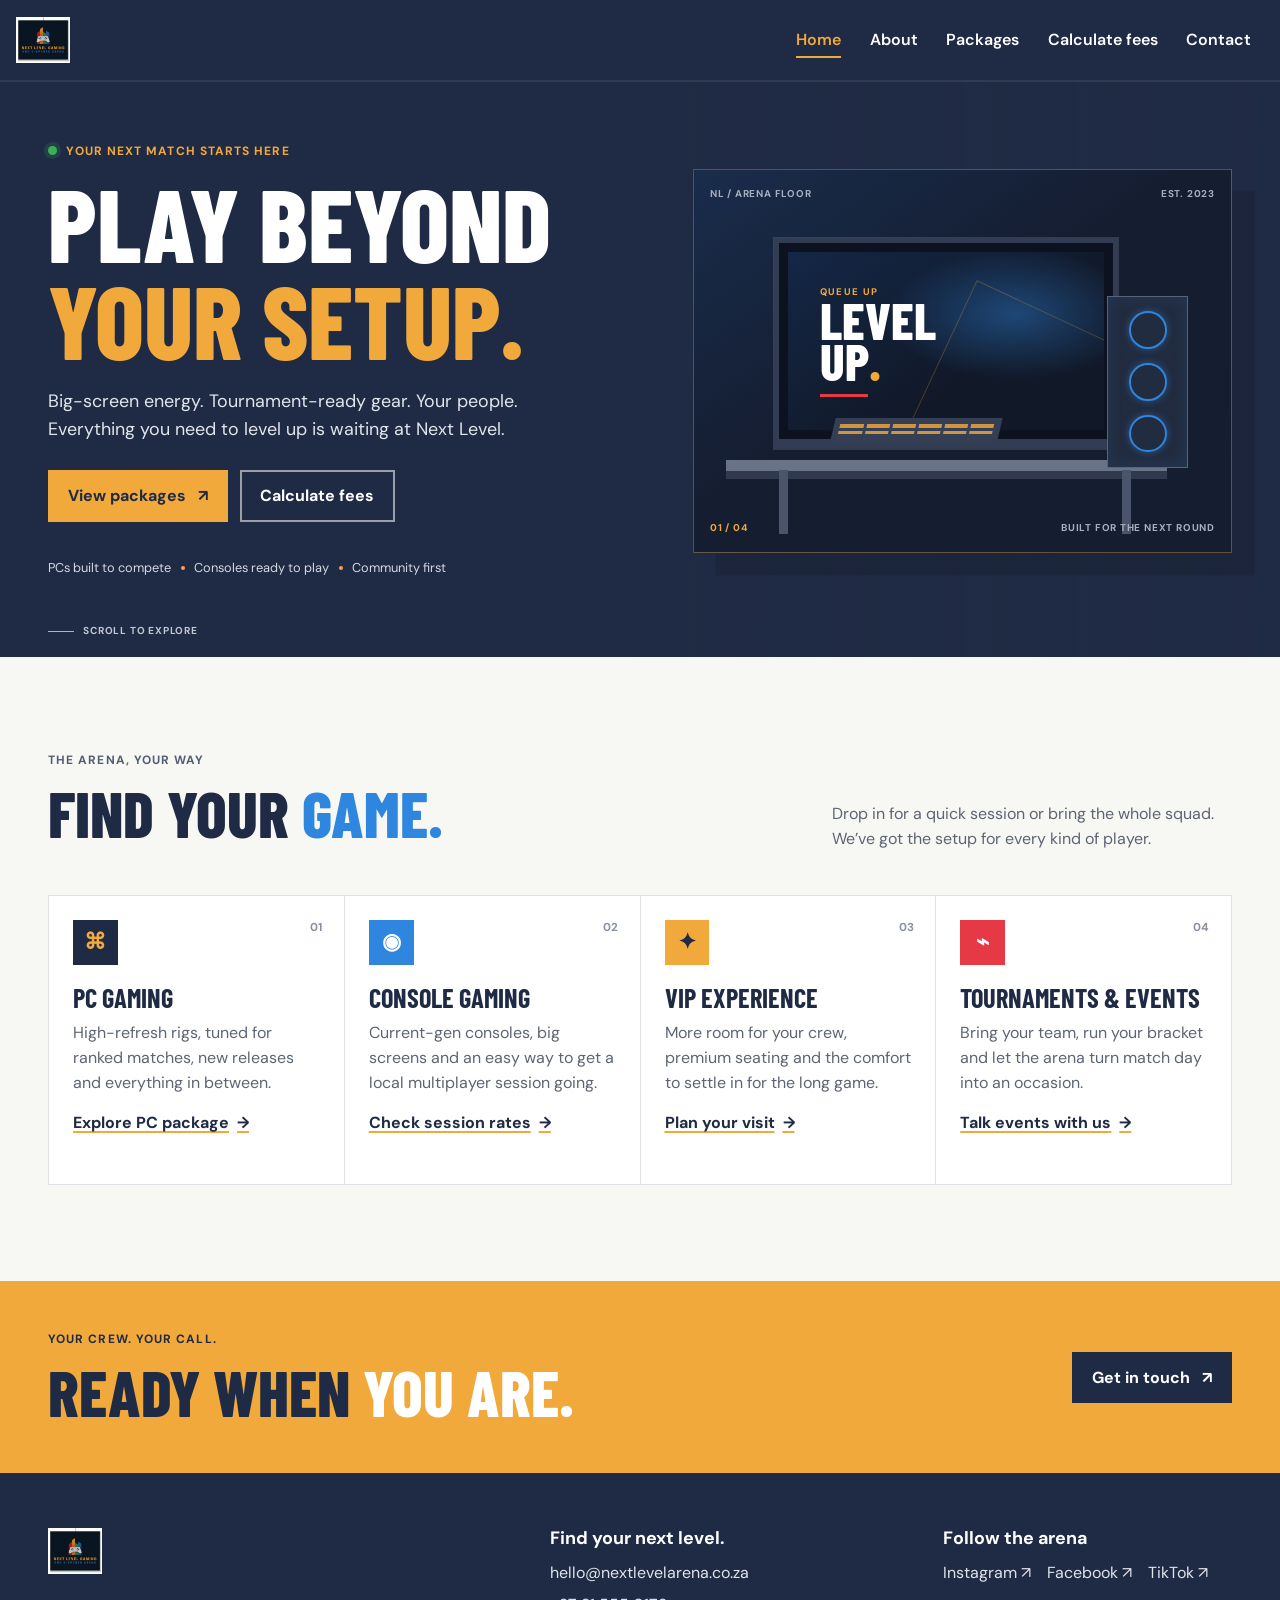
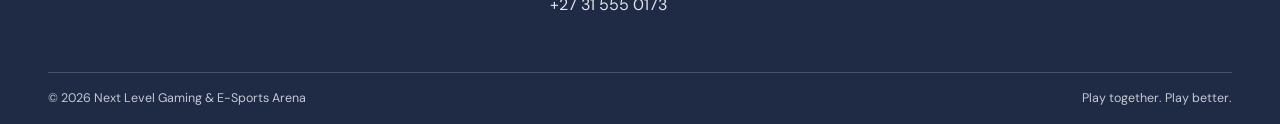
<file: index.html>
<!doctype html>
<html lang="en">
<head>
  <meta charset="utf-8">
  <meta name="viewport" content="width=device-width, initial-scale=1">
  <meta name="description" content="Play on high-spec PCs and current-gen consoles at Next Level Gaming and E-Sports Arena.">
  <title>Next Level Gaming &amp; E-Sports Arena | Play Beyond</title>
  <link rel="preconnect" href="https://fonts.googleapis.com">
  <link rel="preconnect" href="https://fonts.gstatic.com" crossorigin>
  <link href="https://fonts.googleapis.com/css2?family=Barlow+Condensed:wght@600;700;800&family=DM+Sans:wght@400;500;600;700&display=swap" rel="stylesheet">
  <link rel="stylesheet" href="css/style.css">
  <script src="js/script.js" defer></script>
</head>
<body>
  <a class="skip-link" href="#main">Skip to content</a>
  <header class="site-header">
    <div class="nav-wrap">
      <a class="brand" href="index.html" aria-label="Next Level Gaming and E-Sports Arena home">
        <img class="brand-mark" src="assets/nlg-logo.jpg" alt="Next Level Gaming &amp; E-Sports Arena logo">
      </a>
      <button class="menu-toggle" type="button" aria-label="Open navigation" aria-expanded="false" aria-controls="primary-nav">
        <span></span><span></span><span></span>
      </button>
      <nav class="primary-nav" id="primary-nav" aria-label="Primary navigation">
        <a href="index.html" aria-current="page">Home</a>
        <a href="about.html">About</a>
        <a href="package.html">Packages</a>
        <a href="calculate-fees.html">Calculate fees</a>
        <a href="contact.html">Contact</a>
      </nav>
    </div>
  </header>

  <main id="main">
    <section class="hero home-hero">
      <div class="hero-inner page-width">
        <div class="hero-copy">
          <p class="eyebrow"><span class="live-dot"></span> YOUR NEXT MATCH STARTS HERE</p>
          <h1>Play beyond<br><span>your setup.</span></h1>
          <p class="hero-lede">Big-screen energy. Tournament-ready gear. Your people. Everything you need to level up is waiting at Next Level.</p>
          <div class="button-row">
            <a class="button button-primary" href="package.html">View packages <span aria-hidden="true">↗</span></a>
            <a class="button button-outline" href="calculate-fees.html">Calculate fees</a>
          </div>
          <div class="hero-proof"><span>PCs built to compete</span><i></i><span>Consoles ready to play</span><i></i><span>Community first</span></div>
        </div>
        <div class="arena-art" aria-label="Illustration of a gaming station" role="img">
          <div class="art-topline"><span>NL / ARENA FLOOR</span><span>EST. 2023</span></div>
          <div class="screen-frame"><div class="screen-glow"><span class="screen-kicker">QUEUE UP</span><strong>LEVEL<br>UP<span>.</span></strong><span class="screen-line"></span></div></div>
          <div class="desk-line"></div>
          <div class="keyboard"><span></span><span></span><span></span><span></span><span></span><span></span><span></span><span></span><span></span><span></span><span></span><span></span></div>
          <div class="tower"><i></i><i></i><i></i></div>
          <div class="art-caption"><b>01 / 04</b><span>BUILT FOR THE NEXT ROUND</span></div>
        </div>
        <a class="scroll-cue" href="#experiences"><span></span> SCROLL TO EXPLORE</a>
      </div>
    </section>

    <section class="section page-width" id="experiences">
      <div class="section-heading split-heading">
        <div><p class="eyebrow">THE ARENA, YOUR WAY</p><h2>Find your <span>game.</span></h2></div>
        <p>Drop in for a quick session or bring the whole squad. We’ve got the setup for every kind of player.</p>
      </div>
      <div class="experience-grid">
        <article class="experience-card card-pc"><span class="card-number">01</span><div class="card-symbol" aria-hidden="true">⌘</div><h3>PC gaming</h3><p>High-refresh rigs, tuned for ranked matches, new releases and everything in between.</p><a href="package.html" class="text-link">Explore PC package <span aria-hidden="true">→</span></a></article>
        <article class="experience-card card-console"><span class="card-number">02</span><div class="card-symbol" aria-hidden="true">◉</div><h3>Console gaming</h3><p>Current-gen consoles, big screens and an easy way to get a local multiplayer session going.</p><a href="calculate-fees.html" class="text-link">Check session rates <span aria-hidden="true">→</span></a></article>
        <article class="experience-card card-vip"><span class="card-number">03</span><div class="card-symbol" aria-hidden="true">✦</div><h3>VIP experience</h3><p>More room for your crew, premium seating and the comfort to settle in for the long game.</p><a href="calculate-fees.html" class="text-link">Plan your visit <span aria-hidden="true">→</span></a></article>
        <article class="experience-card card-events"><span class="card-number">04</span><div class="card-symbol" aria-hidden="true">⌁</div><h3>Tournaments &amp; events</h3><p>Bring your team, run your bracket and let the arena turn match day into an occasion.</p><a href="contact.html" class="text-link">Talk events with us <span aria-hidden="true">→</span></a></article>
      </div>
    </section>
    <section class="band-cta"><div class="page-width band-inner"><div><p class="eyebrow">YOUR CREW. YOUR CALL.</p><h2>Ready when <span>you are.</span></h2></div><a class="button button-dark" href="contact.html">Get in touch <span aria-hidden="true">↗</span></a></div></section>
  </main>

  <footer class="site-footer">
    <div class="page-width footer-main"><a class="brand footer-brand" href="index.html"><img class="brand-mark" src="assets/nlg-logo.jpg" alt="Next Level Gaming &amp; E-Sports Arena logo"></a><div class="footer-contact"><h2>Find your next level.</h2><a href="mailto:hello@nextlevelarena.co.za">hello@nextlevelarena.co.za</a><a href="tel:+27315550173">+27 31 555 0173</a></div><div class="footer-social"><h2>Follow the arena</h2><div class="social-links"><a href="https://www.instagram.com/" target="_blank" rel="noreferrer">Instagram <span aria-hidden="true">↗</span></a><a href="https://www.facebook.com/" target="_blank" rel="noreferrer">Facebook <span aria-hidden="true">↗</span></a><a href="https://www.tiktok.com/" target="_blank" rel="noreferrer">TikTok <span aria-hidden="true">↗</span></a></div></div></div>
    <div class="page-width footer-bottom"><span>© <span data-year>2026</span> Next Level Gaming &amp; E-Sports Arena</span><span>Play together. Play better.</span></div>
  </footer>
</body>
</html>
</file>
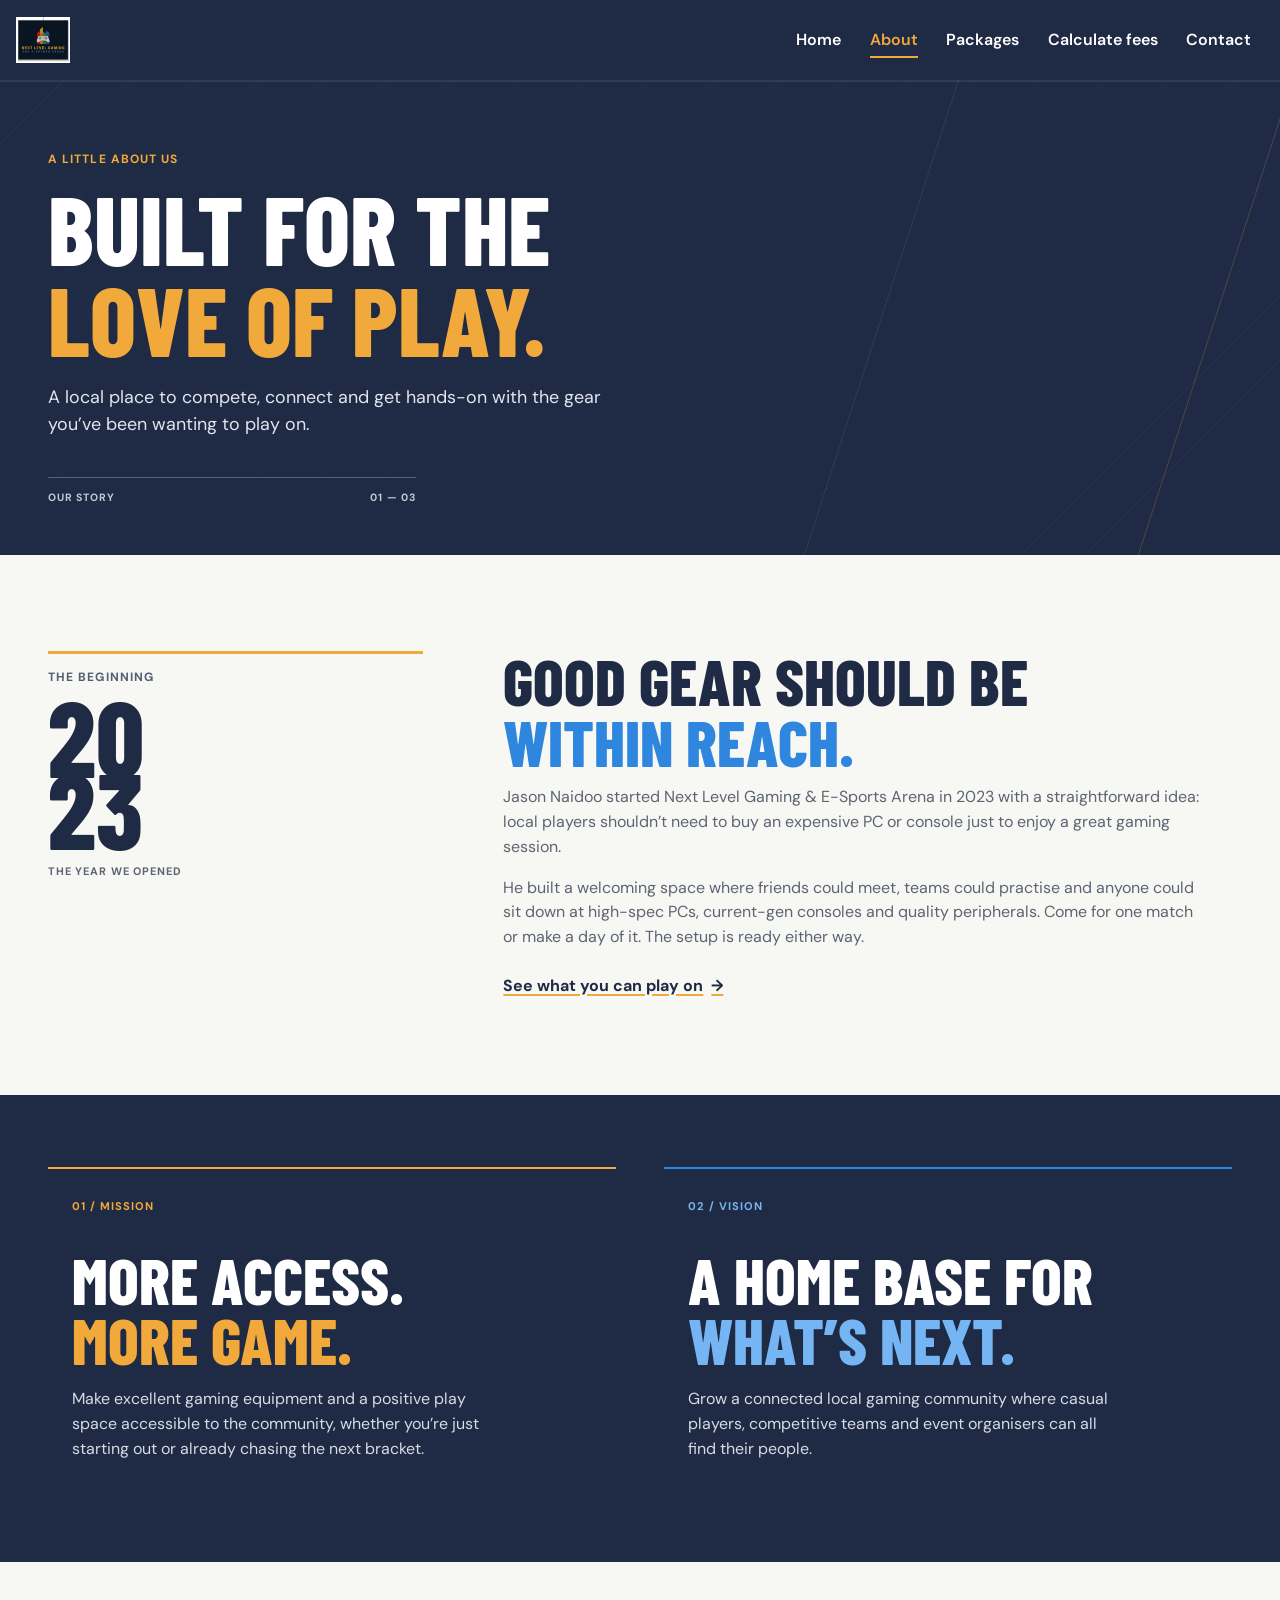
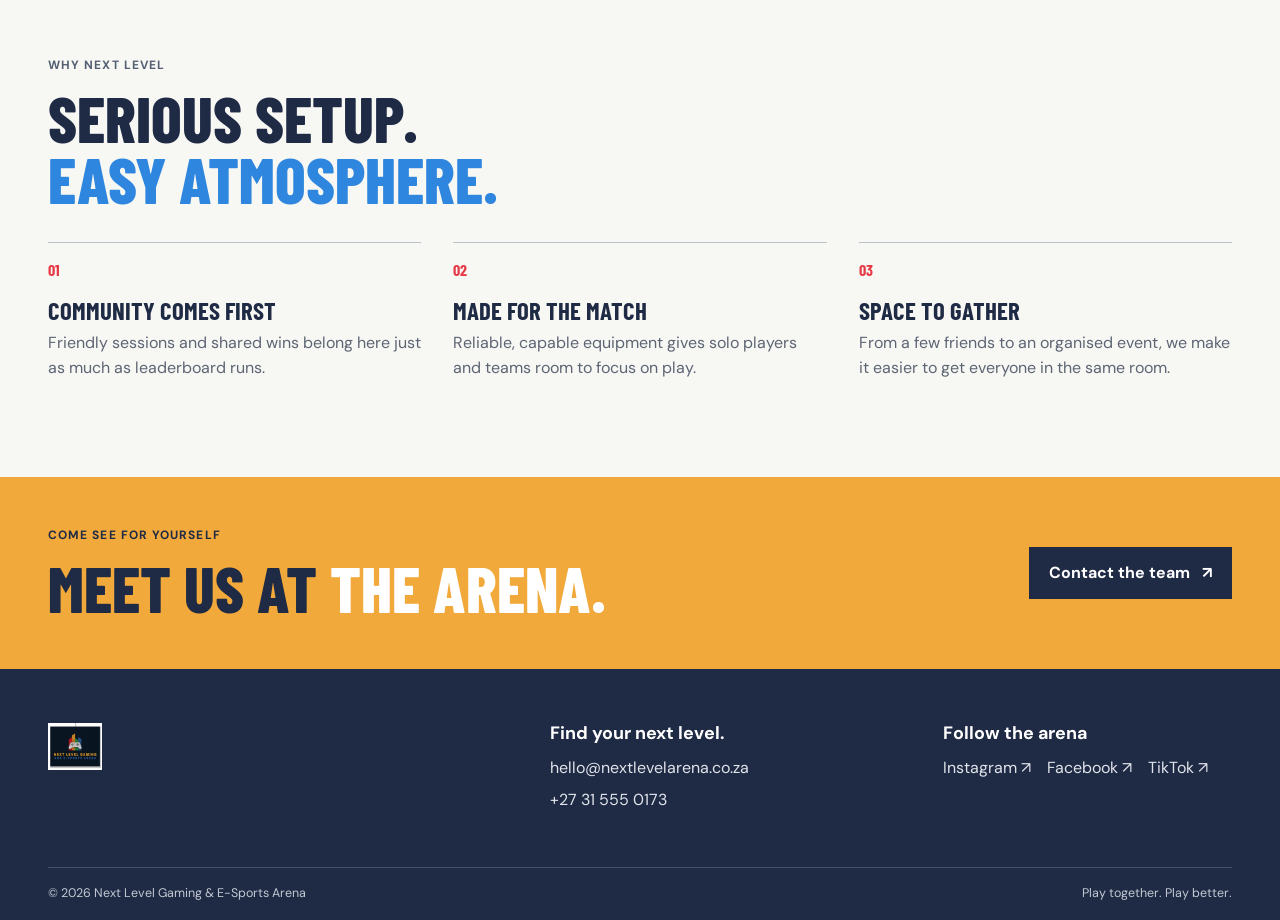
<file: about.html>
<!doctype html>
<html lang="en">
<head>
  <meta charset="utf-8"><meta name="viewport" content="width=device-width, initial-scale=1">
  <meta name="description" content="The story, mission and community behind Next Level Gaming and E-Sports Arena.">
  <title>About Us | Next Level Gaming &amp; E-Sports Arena</title>
  <link rel="preconnect" href="https://fonts.googleapis.com"><link rel="preconnect" href="https://fonts.gstatic.com" crossorigin>
  <link href="https://fonts.googleapis.com/css2?family=Barlow+Condensed:wght@600;700;800&family=DM+Sans:wght@400;500;600;700&display=swap" rel="stylesheet">
  <link rel="stylesheet" href="css/style.css"><script src="js/script.js" defer></script>
</head>
<body>
  <a class="skip-link" href="#main">Skip to content</a>
  <header class="site-header"><div class="nav-wrap">
    <a class="brand" href="index.html" aria-label="Next Level Gaming and E-Sports Arena home"><img class="brand-mark" src="assets/nlg-logo.jpg" alt="Next Level Gaming &amp; E-Sports Arena logo"></a>
    <button class="menu-toggle" type="button" aria-label="Open navigation" aria-expanded="false" aria-controls="primary-nav"><span></span><span></span><span></span></button>
    <nav class="primary-nav" id="primary-nav" aria-label="Primary navigation"><a href="index.html">Home</a><a href="about.html" aria-current="page">About</a><a href="package.html">Packages</a><a href="calculate-fees.html">Calculate fees</a><a href="contact.html">Contact</a></nav>
  </div></header>
  <main id="main">
    <section class="page-hero"><div class="page-width page-hero-inner"><p class="eyebrow">A LITTLE ABOUT US</p><h1>Built for the<br><span>love of play.</span></h1><p class="page-hero-lede">A local place to compete, connect and get hands-on with the gear you’ve been wanting to play on.</p><div class="hero-index"><span>OUR STORY</span><span>01 — 03</span></div></div></section>
    <section class="section page-width story-layout"><div class="story-aside"><p class="eyebrow">THE BEGINNING</p><span class="big-year">20<br>23</span><span class="year-caption">THE YEAR WE OPENED</span></div><div class="story-copy"><h2>Good gear should be <span>within reach.</span></h2><p>Jason Naidoo started Next Level Gaming &amp; E-Sports Arena in 2023 with a straightforward idea: local players shouldn’t need to buy an expensive PC or console just to enjoy a great gaming session.</p><p>He built a welcoming space where friends could meet, teams could practise and anyone could sit down at high-spec PCs, current-gen consoles and quality peripherals. Come for one match or make a day of it. The setup is ready either way.</p><a class="text-link" href="package.html">See what you can play on <span aria-hidden="true">→</span></a></div></section>
    <section class="mission-section"><div class="page-width mission-grid"><article class="mission-block"><span class="mission-marker">01 / MISSION</span><h2>More access.<br><span>More game.</span></h2><p>Make excellent gaming equipment and a positive play space accessible to the community, whether you’re just starting out or already chasing the next bracket.</p></article><article class="mission-block vision-block"><span class="mission-marker">02 / VISION</span><h2>A home base for<br><span>what’s next.</span></h2><p>Grow a connected local gaming community where casual players, competitive teams and event organisers can all find their people.</p></article></div></section>
    <section class="section page-width difference-section"><div class="section-heading"><p class="eyebrow">WHY NEXT LEVEL</p><h2>Serious setup.<br><span>Easy atmosphere.</span></h2></div><div class="difference-grid"><article><b>01</b><h3>Community comes first</h3><p>Friendly sessions and shared wins belong here just as much as leaderboard runs.</p></article><article><b>02</b><h3>Made for the match</h3><p>Reliable, capable equipment gives solo players and teams room to focus on play.</p></article><article><b>03</b><h3>Space to gather</h3><p>From a few friends to an organised event, we make it easier to get everyone in the same room.</p></article></div></section>
    <section class="band-cta"><div class="page-width band-inner"><div><p class="eyebrow">COME SEE FOR YOURSELF</p><h2>Meet us at <span>the arena.</span></h2></div><a class="button button-dark" href="contact.html">Contact the team <span aria-hidden="true">↗</span></a></div></section>
  </main>
  <footer class="site-footer"><div class="page-width footer-main"><a class="brand footer-brand" href="index.html"><img class="brand-mark" src="assets/nlg-logo.jpg" alt="Next Level Gaming &amp; E-Sports Arena logo"></a><div class="footer-contact"><h2>Find your next level.</h2><a href="mailto:hello@nextlevelarena.co.za">hello@nextlevelarena.co.za</a><a href="tel:+27315550173">+27 31 555 0173</a></div><div class="footer-social"><h2>Follow the arena</h2><div class="social-links"><a href="https://www.instagram.com/" target="_blank" rel="noreferrer">Instagram <span aria-hidden="true">↗</span></a><a href="https://www.facebook.com/" target="_blank" rel="noreferrer">Facebook <span aria-hidden="true">↗</span></a><a href="https://www.tiktok.com/" target="_blank" rel="noreferrer">TikTok <span aria-hidden="true">↗</span></a></div></div></div><div class="page-width footer-bottom"><span>© <span data-year>2026</span> Next Level Gaming &amp; E-Sports Arena</span><span>Play together. Play better.</span></div></footer>
</body>
</html>
</file>
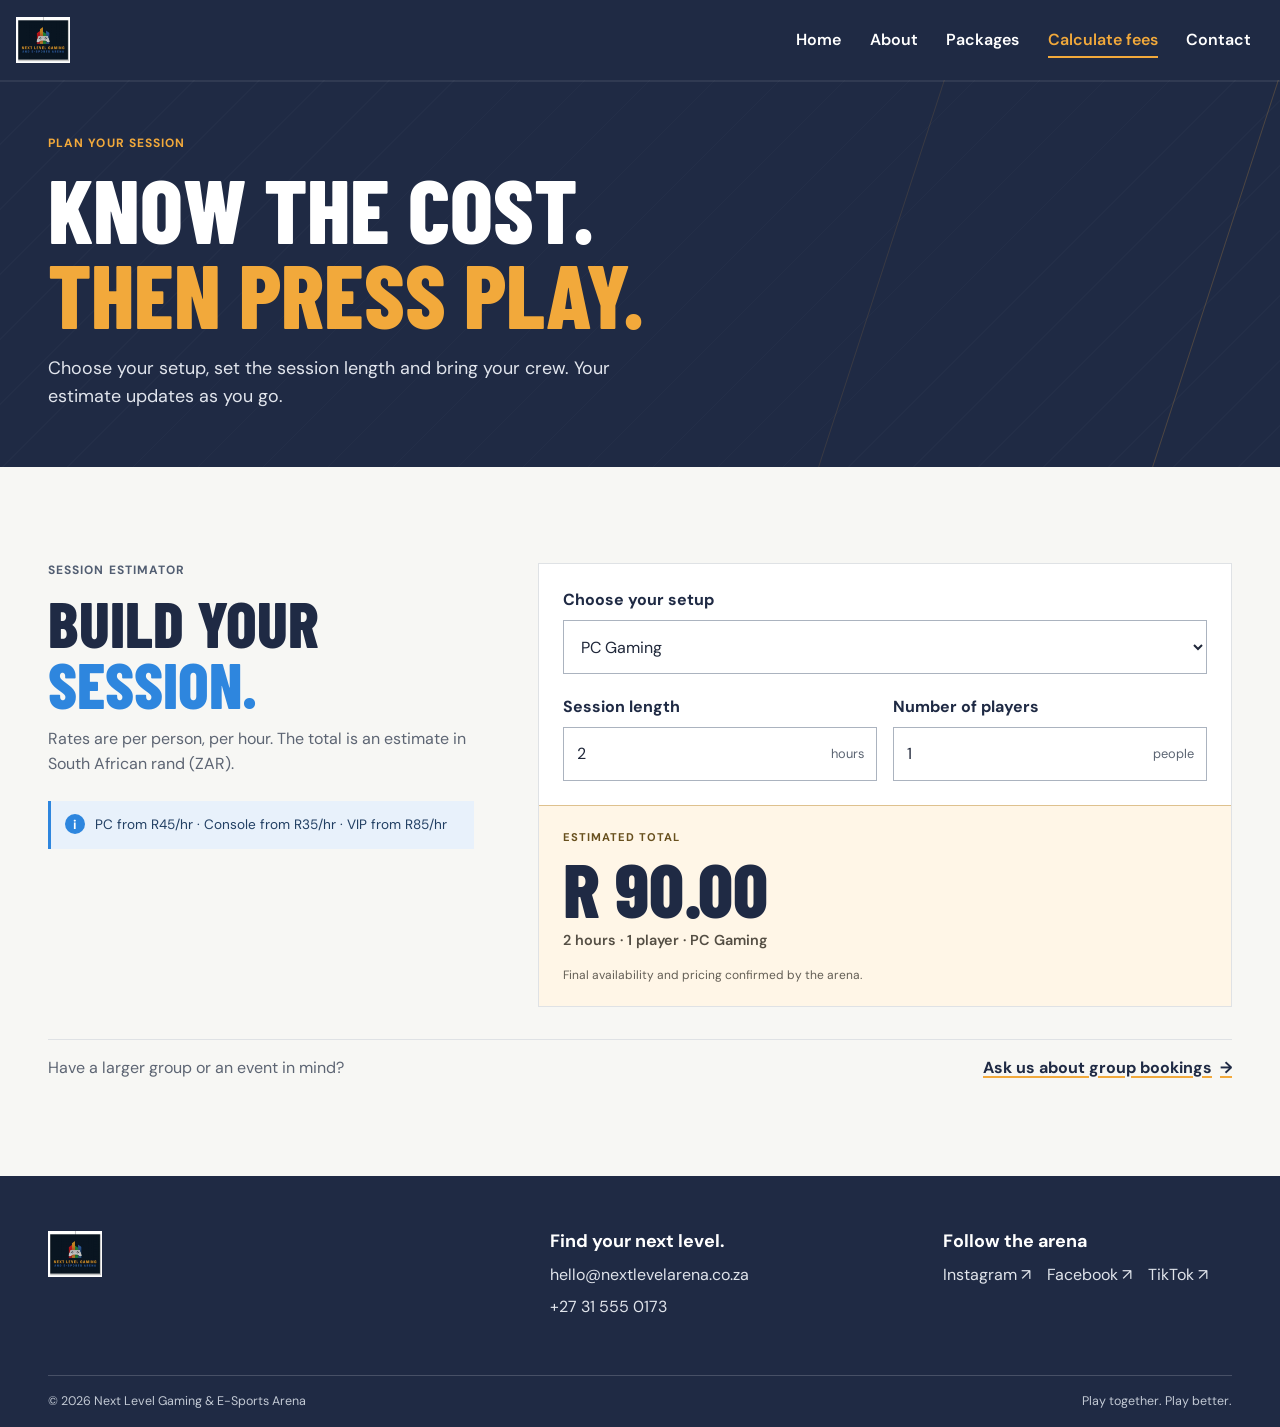
<file: calculate-fees.html>
<!doctype html>
<html lang="en">
<head>
  <meta charset="utf-8"><meta name="viewport" content="width=device-width, initial-scale=1">
  <meta name="description" content="Estimate the cost of your gaming session at Next Level Gaming and E-Sports Arena.">
  <title>Calculate Fees | Next Level Gaming &amp; E-Sports Arena</title>
  <link rel="preconnect" href="https://fonts.googleapis.com"><link rel="preconnect" href="https://fonts.gstatic.com" crossorigin>
  <link href="https://fonts.googleapis.com/css2?family=Barlow+Condensed:wght@600;700;800&family=DM+Sans:wght@400;500;600;700&display=swap" rel="stylesheet">
  <link rel="stylesheet" href="css/style.css"><script src="js/script.js" defer></script>
</head>
<body>
  <a class="skip-link" href="#main">Skip to content</a>
  <header class="site-header"><div class="nav-wrap">
    <a class="brand" href="index.html" aria-label="Next Level Gaming and E-Sports Arena home"><img class="brand-mark" src="assets/nlg-logo.jpg" alt="Next Level Gaming &amp; E-Sports Arena logo"></a>
    <button class="menu-toggle" type="button" aria-label="Open navigation" aria-expanded="false" aria-controls="primary-nav"><span></span><span></span><span></span></button>
    <nav class="primary-nav" id="primary-nav" aria-label="Primary navigation"><a href="index.html">Home</a><a href="about.html">About</a><a href="package.html">Packages</a><a href="calculate-fees.html" aria-current="page">Calculate fees</a><a href="contact.html">Contact</a></nav>
  </div></header>
  <main id="main">
    <section class="page-hero compact-hero"><div class="page-width page-hero-inner"><p class="eyebrow">PLAN YOUR SESSION</p><h1>Know the cost.<br><span>Then press play.</span></h1><p class="page-hero-lede">Choose your setup, set the session length and bring your crew. Your estimate updates as you go.</p></div></section>
    <section class="section page-width calculator-section"><div class="calculator-intro"><p class="eyebrow">SESSION ESTIMATOR</p><h2>Build your <span>session.</span></h2><p>Rates are per person, per hour. The total is an estimate in South African rand (ZAR).</p><div class="rate-note"><span class="info-mark">i</span><p>PC from R45/hr · Console from R35/hr · VIP from R85/hr</p></div></div>
      <div class="calculator-panel"><form class="calculator-form" id="calculator-form">
        <div class="field"><label for="package-type">Choose your setup</label><select id="package-type" name="package" required><option value="pc">PC Gaming</option><option value="console">Console Gaming</option><option value="vip">VIP Experience</option></select></div>
        <div class="form-pair"><div class="field"><label for="duration">Session length</label><div class="input-suffix"><input id="duration" name="duration" type="number" min="1" max="24" step="1" value="2" required><span>hours</span></div></div><div class="field"><label for="people">Number of players</label><div class="input-suffix"><input id="people" name="people" type="number" min="1" max="12" step="1" value="1" required><span>people</span></div></div></div>
        <p class="calculator-error" id="calculator-error" role="status" aria-live="polite" hidden>Please enter 1–24 hours and 1–12 players.</p>
      </form><div class="total-panel" aria-live="polite" aria-atomic="true"><span class="total-label">ESTIMATED TOTAL</span><output id="total-cost" for="package-type duration people">R 90.00</output><span class="total-caption" id="total-breakdown">2 hours · 1 player · PC Gaming</span><span class="total-disclaimer">Final availability and pricing confirmed by the arena.</span></div></div>
      <div class="calculator-bottom"><p>Have a larger group or an event in mind?</p><a class="text-link" href="contact.html">Ask us about group bookings <span aria-hidden="true">→</span></a></div>
    </section>
  </main>
  <footer class="site-footer"><div class="page-width footer-main"><a class="brand footer-brand" href="index.html"><img class="brand-mark" src="assets/nlg-logo.jpg" alt="Next Level Gaming &amp; E-Sports Arena logo"></a><div class="footer-contact"><h2>Find your next level.</h2><a href="mailto:hello@nextlevelarena.co.za">hello@nextlevelarena.co.za</a><a href="tel:+27315550173">+27 31 555 0173</a></div><div class="footer-social"><h2>Follow the arena</h2><div class="social-links"><a href="https://www.instagram.com/" target="_blank" rel="noreferrer">Instagram <span aria-hidden="true">↗</span></a><a href="https://www.facebook.com/" target="_blank" rel="noreferrer">Facebook <span aria-hidden="true">↗</span></a><a href="https://www.tiktok.com/" target="_blank" rel="noreferrer">TikTok <span aria-hidden="true">↗</span></a></div></div></div><div class="page-width footer-bottom"><span>© <span data-year>2026</span> Next Level Gaming &amp; E-Sports Arena</span><span>Play together. Play better.</span></div></footer>
</body>
</html>
</file>
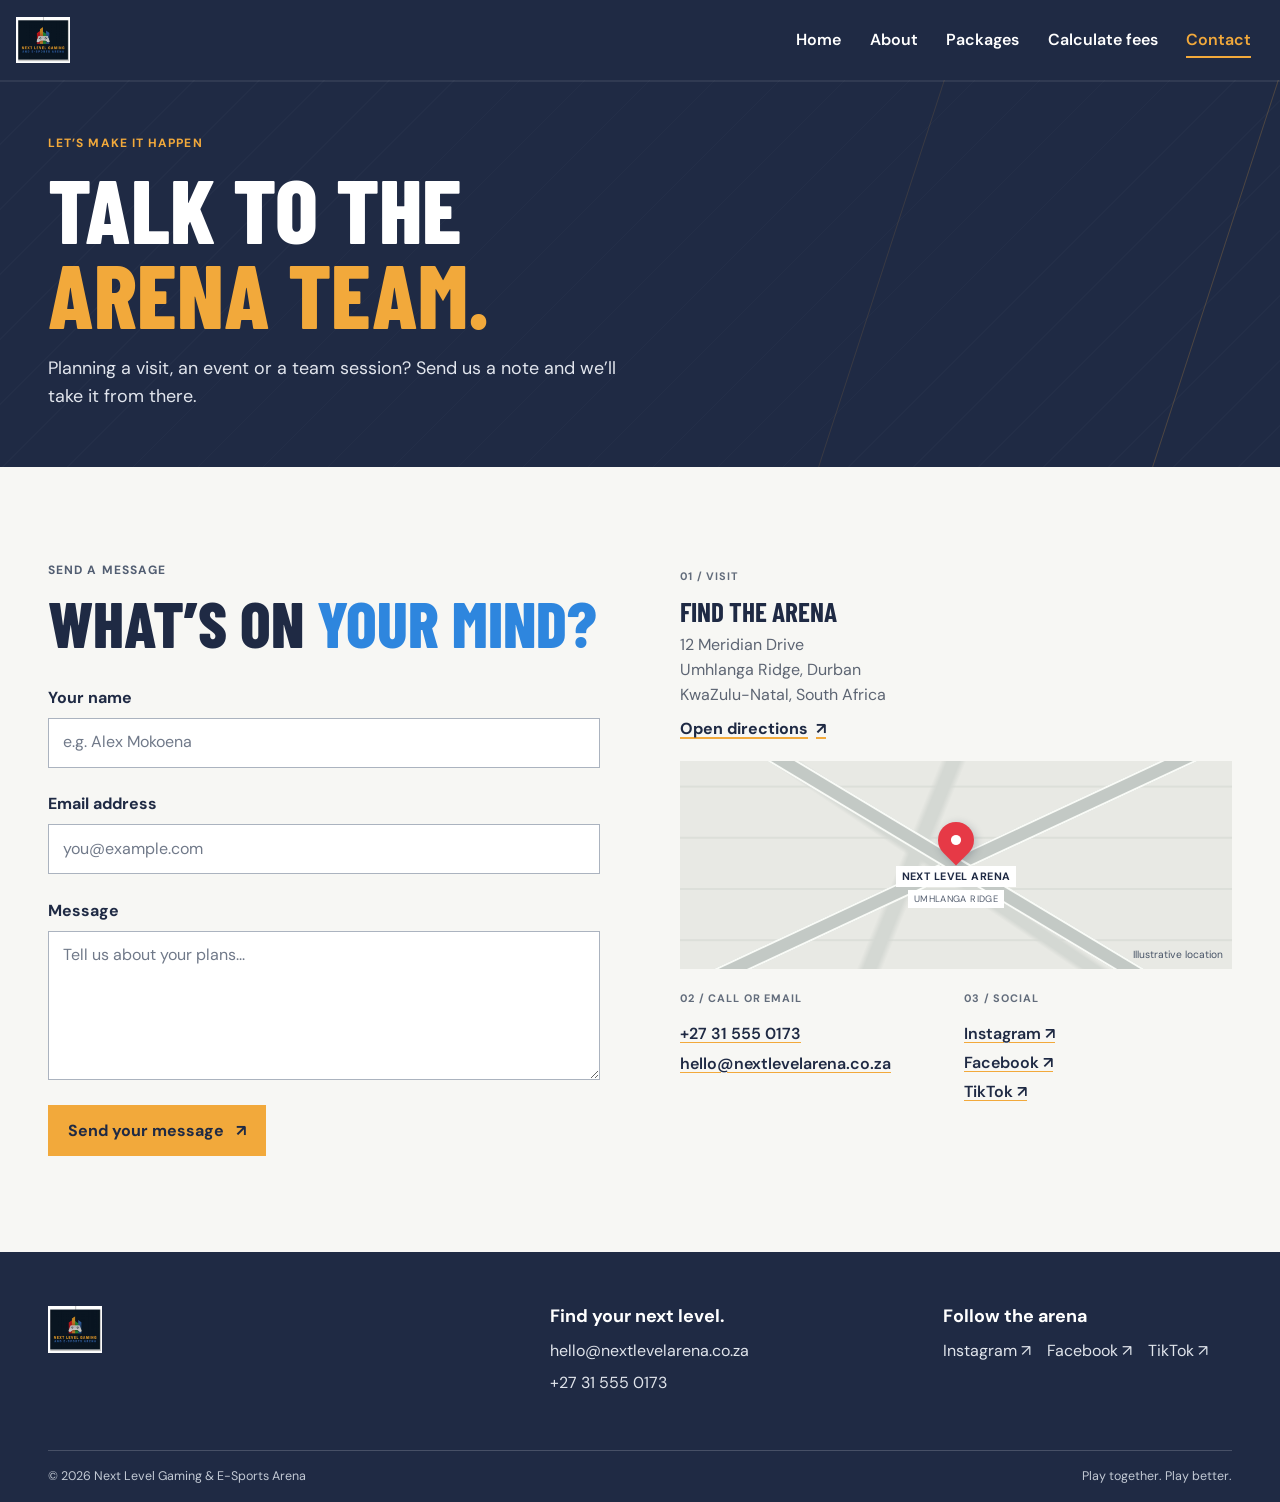
<file: contact.html>
<!doctype html>
<html lang="en">
<head>
  <meta charset="utf-8"><meta name="viewport" content="width=device-width, initial-scale=1">
  <meta name="description" content="Contact Next Level Gaming and E-Sports Arena about visits, events and bookings.">
  <title>Contact | Next Level Gaming &amp; E-Sports Arena</title>
  <link rel="preconnect" href="https://fonts.googleapis.com"><link rel="preconnect" href="https://fonts.gstatic.com" crossorigin>
  <link href="https://fonts.googleapis.com/css2?family=Barlow+Condensed:wght@600;700;800&family=DM+Sans:wght@400;500;600;700&display=swap" rel="stylesheet">
  <link rel="stylesheet" href="css/style.css"><script src="js/script.js" defer></script>
</head>
<body>
  <a class="skip-link" href="#main">Skip to content</a>
  <header class="site-header"><div class="nav-wrap">
    <a class="brand" href="index.html" aria-label="Next Level Gaming and E-Sports Arena home"><img class="brand-mark" src="assets/nlg-logo.jpg" alt="Next Level Gaming &amp; E-Sports Arena logo"></a>
    <button class="menu-toggle" type="button" aria-label="Open navigation" aria-expanded="false" aria-controls="primary-nav"><span></span><span></span><span></span></button>
    <nav class="primary-nav" id="primary-nav" aria-label="Primary navigation"><a href="index.html">Home</a><a href="about.html">About</a><a href="package.html">Packages</a><a href="calculate-fees.html">Calculate fees</a><a href="contact.html" aria-current="page">Contact</a></nav>
  </div></header>
  <main id="main">
    <section class="page-hero compact-hero"><div class="page-width page-hero-inner"><p class="eyebrow">LET’S MAKE IT HAPPEN</p><h1>Talk to the<br><span>arena team.</span></h1><p class="page-hero-lede">Planning a visit, an event or a team session? Send us a note and we’ll take it from there.</p></div></section>
    <!-- Assumed sample venue address and map area; replace with the confirmed location. -->
    <section class="section page-width contact-layout">
      <div class="contact-form-column"><p class="eyebrow">SEND A MESSAGE</p><h2>What’s on <span>your mind?</span></h2>
        <form class="contact-form" id="contact-form" novalidate>
          <div class="field"><label for="contact-name">Your name</label><input id="contact-name" name="name" type="text" autocomplete="name" required minlength="2" placeholder="e.g. Alex Mokoena"><span class="field-error" id="name-error"></span></div>
          <div class="field"><label for="contact-email">Email address</label><input id="contact-email" name="email" type="email" autocomplete="email" required placeholder="you@example.com"><span class="field-error" id="email-error"></span></div>
          <div class="field"><label for="contact-message">Message</label><textarea id="contact-message" name="message" rows="5" required minlength="10" placeholder="Tell us about your plans..."></textarea><span class="field-error" id="message-error"></span></div>
          <button class="button button-primary submit-button" type="submit">Send your message <span aria-hidden="true">↗</span></button>
          <p class="form-success" id="form-success" role="status" tabindex="-1" hidden>Thanks for reaching out. Your message is ready for our team (demo only; nothing has been sent).</p>
        </form>
      </div>
      <aside class="contact-details"><div class="detail-block"><span class="detail-index">01 / VISIT</span><h3>Find the arena</h3><address>12 Meridian Drive<br>Umhlanga Ridge, Durban<br>KwaZulu-Natal, South Africa</address><a class="text-link" href="https://maps.google.com/?q=Umhlanga+Ridge+Durban" target="_blank" rel="noreferrer">Open directions <span aria-hidden="true">↗</span></a></div>
        <div class="map-placeholder" role="img" aria-label="Map placeholder showing the arena near Umhlanga Ridge, Durban"><span class="map-grid"></span><span class="map-road road-one"></span><span class="map-road road-two"></span><span class="map-pin"><i></i></span><b>NEXT LEVEL ARENA</b><small>UMHLANGA RIDGE</small><span class="map-note">Illustrative location</span></div>
        <div class="detail-row"><div><span class="detail-index">02 / CALL OR EMAIL</span><a href="tel:+27315550173">+27 31 555 0173</a><a href="mailto:hello@nextlevelarena.co.za">hello@nextlevelarena.co.za</a></div><div><span class="detail-index">03 / SOCIAL</span><div class="contact-social"><a href="https://www.instagram.com/" target="_blank" rel="noreferrer">Instagram ↗</a><a href="https://www.facebook.com/" target="_blank" rel="noreferrer">Facebook ↗</a><a href="https://www.tiktok.com/" target="_blank" rel="noreferrer">TikTok ↗</a></div></div></div>
      </aside>
    </section>
  </main>
  <footer class="site-footer"><div class="page-width footer-main"><a class="brand footer-brand" href="index.html"><img class="brand-mark" src="assets/nlg-logo.jpg" alt="Next Level Gaming &amp; E-Sports Arena logo"></a><div class="footer-contact"><h2>Find your next level.</h2><a href="mailto:hello@nextlevelarena.co.za">hello@nextlevelarena.co.za</a><a href="tel:+27315550173">+27 31 555 0173</a></div><div class="footer-social"><h2>Follow the arena</h2><div class="social-links"><a href="https://www.instagram.com/" target="_blank" rel="noreferrer">Instagram <span aria-hidden="true">↗</span></a><a href="https://www.facebook.com/" target="_blank" rel="noreferrer">Facebook <span aria-hidden="true">↗</span></a><a href="https://www.tiktok.com/" target="_blank" rel="noreferrer">TikTok <span aria-hidden="true">↗</span></a></div></div></div><div class="page-width footer-bottom"><span>© <span data-year>2026</span> Next Level Gaming &amp; E-Sports Arena</span><span>Play together. Play better.</span></div></footer>
</body>
</html>
</file>
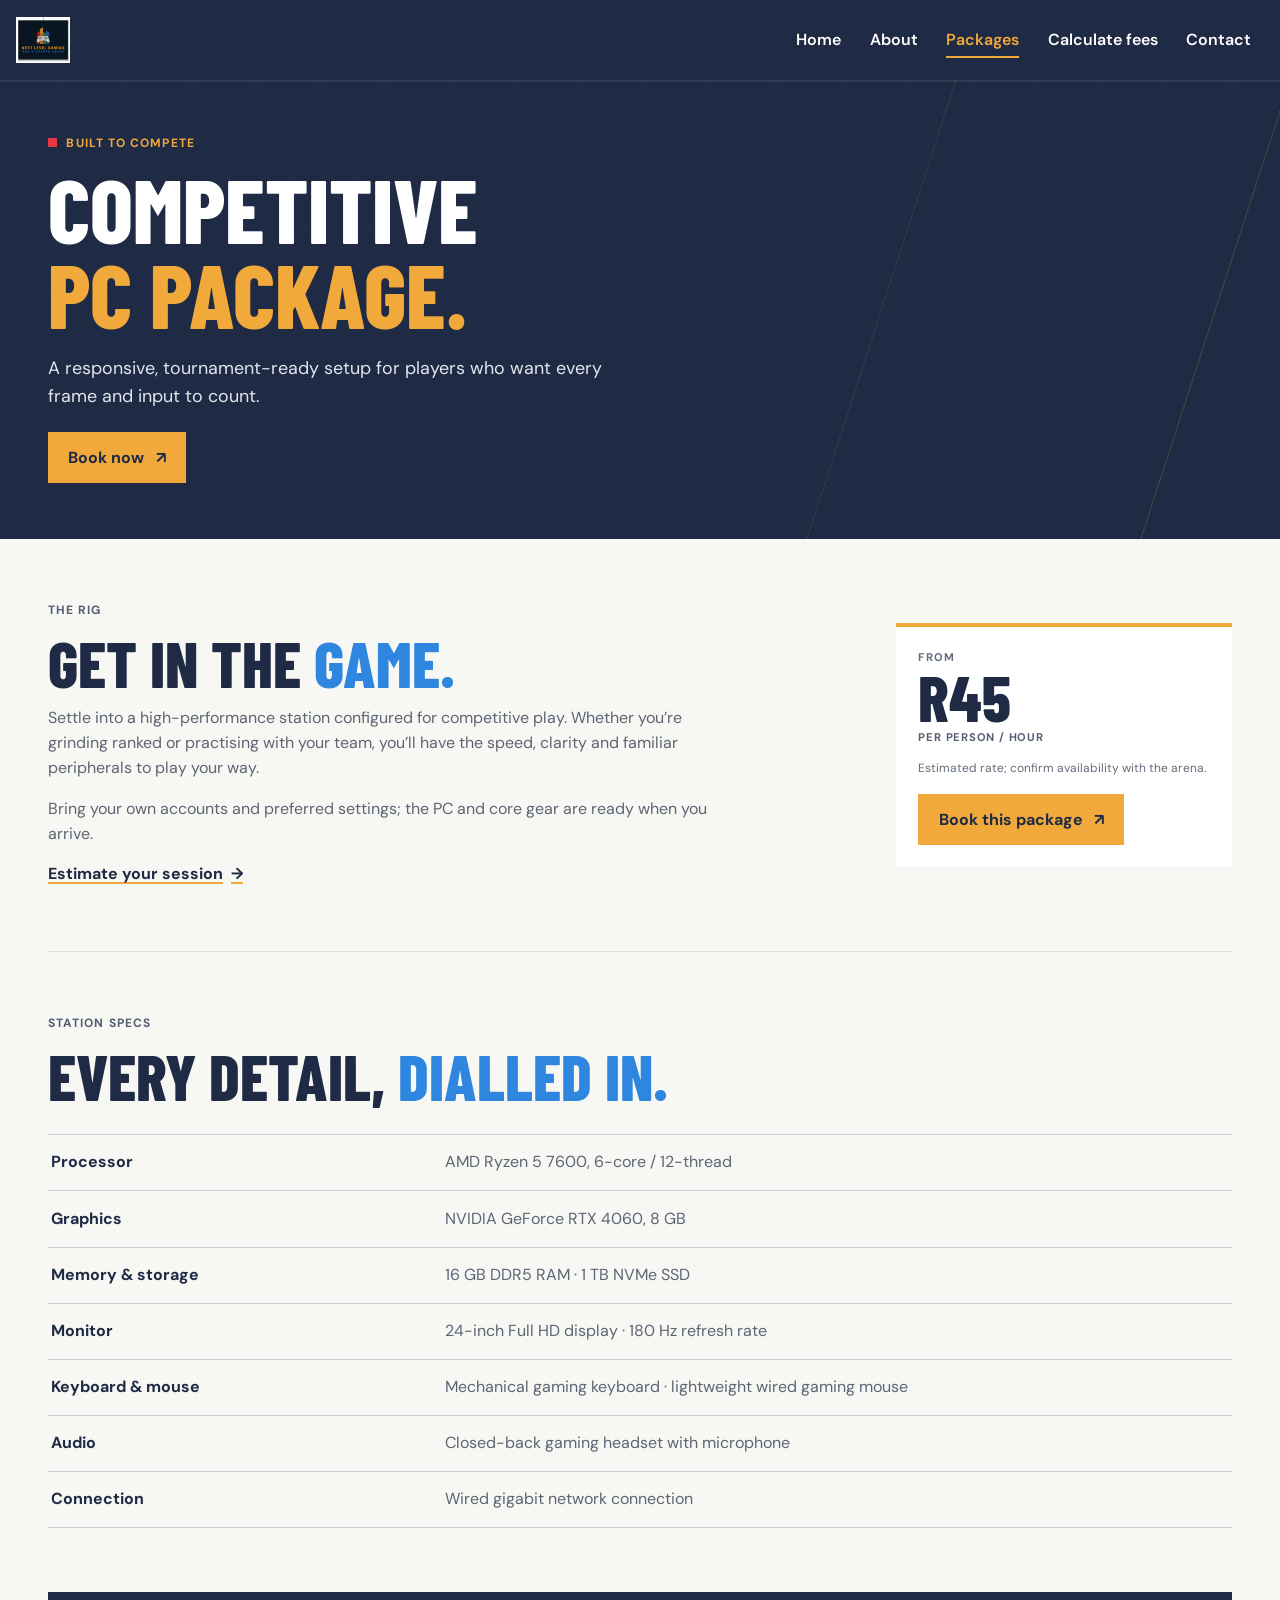
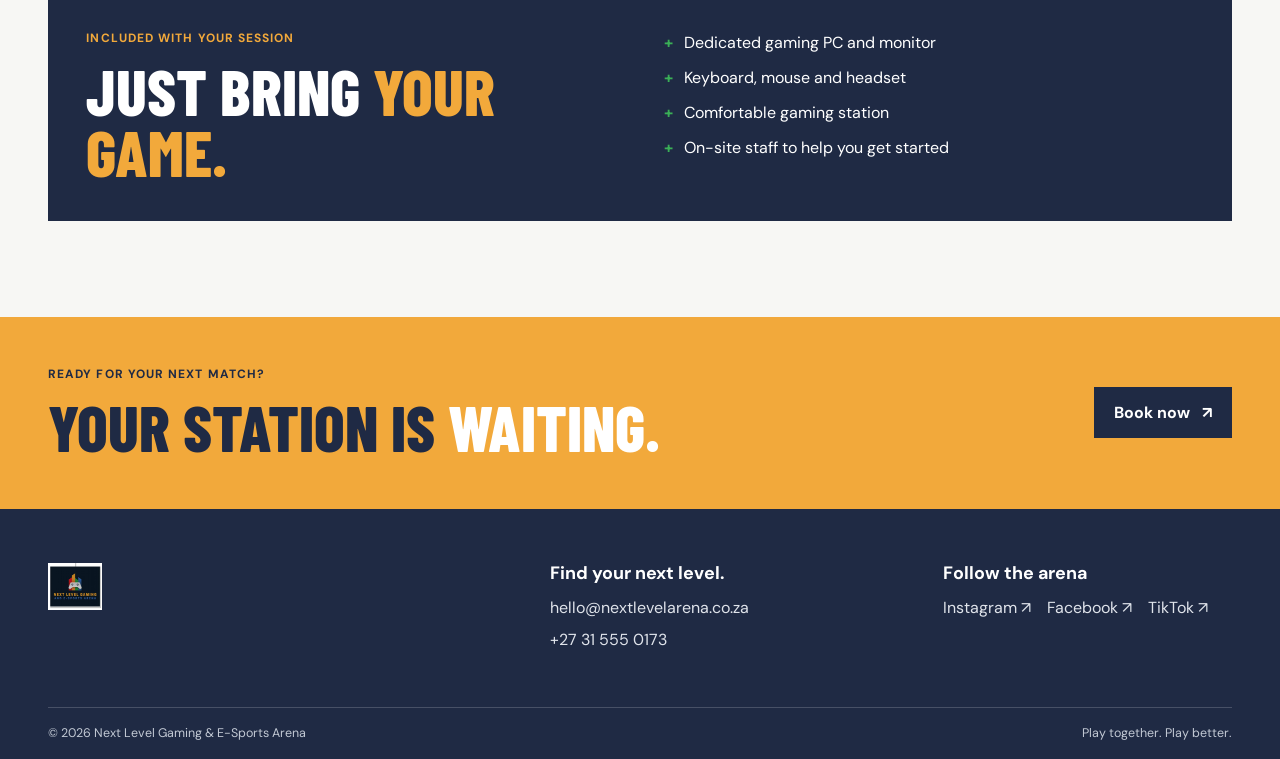
<file: package.html>
<!doctype html>
<html lang="en">
<head>
  <meta charset="utf-8"><meta name="viewport" content="width=device-width, initial-scale=1">
  <meta name="description" content="Meet the Competitive PC Package: tournament-ready equipment and peripherals at Next Level Arena.">
  <title>Competitive PC Package | Next Level Gaming &amp; E-Sports Arena</title>
  <link rel="preconnect" href="https://fonts.googleapis.com"><link rel="preconnect" href="https://fonts.gstatic.com" crossorigin>
  <link href="https://fonts.googleapis.com/css2?family=Barlow+Condensed:wght@600;700;800&family=DM+Sans:wght@400;500;600;700&display=swap" rel="stylesheet">
  <link rel="stylesheet" href="css/style.css"><script src="js/script.js" defer></script>
</head>
<body>
  <a class="skip-link" href="#main">Skip to content</a>
  <header class="site-header"><div class="nav-wrap">
    <a class="brand" href="index.html" aria-label="Next Level Gaming and E-Sports Arena home"><img class="brand-mark" src="assets/nlg-logo.jpg" alt="Next Level Gaming &amp; E-Sports Arena logo"></a>
    <button class="menu-toggle" type="button" aria-label="Open navigation" aria-expanded="false" aria-controls="primary-nav"><span></span><span></span><span></span></button>
    <nav class="primary-nav" id="primary-nav" aria-label="Primary navigation"><a href="index.html">Home</a><a href="about.html">About</a><a href="package.html" aria-current="page">Packages</a><a href="calculate-fees.html">Calculate fees</a><a href="contact.html">Contact</a></nav>
  </div></header>
  <main id="main">
    <section class="page-hero compact-hero package-hero"><div class="page-width page-hero-inner"><p class="eyebrow"><span class="red-square"></span> BUILT TO COMPETE</p><h1>Competitive<br><span>PC package.</span></h1><p class="page-hero-lede">A responsive, tournament-ready setup for players who want every frame and input to count.</p><a class="button button-primary" href="contact.html">Book now <span aria-hidden="true">↗</span></a></div></section>
    <section class="section page-width package-detail">
      <div class="package-overview"><div><p class="eyebrow">THE RIG</p><h2>Get in the <span>game.</span></h2><p>Settle into a high-performance station configured for competitive play. Whether you’re grinding ranked or practising with your team, you’ll have the speed, clarity and familiar peripherals to play your way.</p><p>Bring your own accounts and preferred settings; the PC and core gear are ready when you arrive.</p><a class="text-link" href="calculate-fees.html">Estimate your session <span aria-hidden="true">→</span></a></div><div class="package-price"><span>FROM</span><strong>R45</strong><span>PER PERSON / HOUR</span><small>Estimated rate; confirm availability with the arena.</small><a class="button button-primary" href="contact.html">Book this package <span aria-hidden="true">↗</span></a></div></div>
      <div class="spec-section"><div class="spec-heading"><p class="eyebrow">STATION SPECS</p><h2>Every detail, <span>dialled in.</span></h2></div><dl class="spec-list"><div><dt>Processor</dt><dd>AMD Ryzen 5 7600, 6-core / 12-thread</dd></div><div><dt>Graphics</dt><dd>NVIDIA GeForce RTX 4060, 8 GB</dd></div><div><dt>Memory &amp; storage</dt><dd>16 GB DDR5 RAM · 1 TB NVMe SSD</dd></div><div><dt>Monitor</dt><dd>24-inch Full HD display · 180 Hz refresh rate</dd></div><div><dt>Keyboard &amp; mouse</dt><dd>Mechanical gaming keyboard · lightweight wired gaming mouse</dd></div><div><dt>Audio</dt><dd>Closed-back gaming headset with microphone</dd></div><div><dt>Connection</dt><dd>Wired gigabit network connection</dd></div></dl></div>
      <div class="included-section"><div><p class="eyebrow">INCLUDED WITH YOUR SESSION</p><h2>Just bring <span>your game.</span></h2></div><ul class="included-list"><li><span aria-hidden="true">+</span> Dedicated gaming PC and monitor</li><li><span aria-hidden="true">+</span> Keyboard, mouse and headset</li><li><span aria-hidden="true">+</span> Comfortable gaming station</li><li><span aria-hidden="true">+</span> On-site staff to help you get started</li></ul></div>
    </section>
    <section class="band-cta"><div class="page-width band-inner"><div><p class="eyebrow">READY FOR YOUR NEXT MATCH?</p><h2>Your station is <span>waiting.</span></h2></div><a class="button button-dark" href="contact.html">Book now <span aria-hidden="true">↗</span></a></div></section>
  </main>
  <footer class="site-footer"><div class="page-width footer-main"><a class="brand footer-brand" href="index.html"><img class="brand-mark" src="assets/nlg-logo.jpg" alt="Next Level Gaming &amp; E-Sports Arena logo"></a><div class="footer-contact"><h2>Find your next level.</h2><a href="mailto:hello@nextlevelarena.co.za">hello@nextlevelarena.co.za</a><a href="tel:+27315550173">+27 31 555 0173</a></div><div class="footer-social"><h2>Follow the arena</h2><div class="social-links"><a href="https://www.instagram.com/" target="_blank" rel="noreferrer">Instagram <span aria-hidden="true">↗</span></a><a href="https://www.facebook.com/" target="_blank" rel="noreferrer">Facebook <span aria-hidden="true">↗</span></a><a href="https://www.tiktok.com/" target="_blank" rel="noreferrer">TikTok <span aria-hidden="true">↗</span></a></div></div></div><div class="page-width footer-bottom"><span>© <span data-year>2026</span> Next Level Gaming &amp; E-Sports Arena</span><span>Play together. Play better.</span></div></footer>
</body>
</html>
</file>
<file: css/style.css>
:root {
  color-scheme: light;
  --navy: #1f2a44;
  --navy-deep: #151d31;
  --gold: #f2a93b;
  --red: #e63946;
  --green: #3aaf57;
  --blue: #2e86de;
  --paper: #f7f7f4;
  --white: #fff;
  --ink: #20283a;
  --muted: #5d6573;
  --line: #dfe2e5;
  --display: "Barlow Condensed", Impact, sans-serif;
  --body: "DM Sans", "Segoe UI", sans-serif;
}

* { box-sizing: border-box; }
html { scroll-behavior: smooth; scroll-padding-top: 6rem; }
body { margin: 0; background: var(--paper); color: var(--ink); font: 400 1rem/1.55 var(--body); }
a { color: var(--navy); text-underline-offset: .2em; }
a:hover { color: var(--navy); }
button, input, select, textarea { font: inherit; }
button, a, input, select, textarea { -webkit-tap-highlight-color: transparent; }
button:focus-visible, a:focus-visible, input:focus-visible, select:focus-visible, textarea:focus-visible { outline: 3px solid var(--blue); outline-offset: 3px; }
::selection { color: var(--navy); background: var(--gold); }
.page-width { width: min(100% - 2.5rem, 74rem); margin-inline: auto; }
.skip-link { position: fixed; z-index: 100; top: .5rem; left: .5rem; transform: translateY(-160%); background: var(--gold); color: var(--navy); padding: .7rem 1rem; font-weight: 700; }
.skip-link:focus { transform: none; }

.site-header { position: sticky; z-index: 20; top: 0; background: var(--navy); color: var(--white); box-shadow: 0 2px 0 rgb(255 255 255 / 8%); }
.nav-wrap { width: min(100% - 2rem, 78rem); min-height: 5rem; margin-inline: auto; display: flex; align-items: center; justify-content: space-between; gap: 1.5rem; }
.brand { display: inline-flex; align-items: center; gap: .7rem; color: var(--gold); text-decoration: none; flex-shrink: 0; }
.brand:hover { color: var(--gold); }
.brand-mark { width: auto; max-width: min(15rem, 58vw); height: 2.9rem; flex: 0 0 auto; object-fit: contain; }
.brand-name { font: 800 1.35rem/.87 var(--display); letter-spacing: .02em; }
.brand-name small { display: block; margin-top: .35rem; color: var(--white); font: 700 .58rem/1 var(--body); letter-spacing: .04em; }
.primary-nav { display: flex; align-items: center; gap: .18rem; }
.primary-nav a { position: relative; padding: .65rem .8rem; color: var(--white); text-decoration: none; font-size: 1rem; font-weight: 600; transition: color .18s ease, background .18s ease; }
.primary-nav a:hover, .primary-nav a[aria-current="page"] { color: var(--gold); }
.primary-nav a[aria-current="page"]::after { position: absolute; right: .8rem; bottom: .27rem; left: .8rem; height: 2px; background: var(--gold); content: ""; }
.menu-toggle { display: none; width: 2.75rem; height: 2.75rem; border: 1px solid rgb(255 255 255 / 35%); background: transparent; color: var(--white); cursor: pointer; }
.menu-toggle span { display: block; width: 1.1rem; height: 2px; margin: 4px auto; background: currentColor; }

.hero { position: relative; overflow: hidden; background: var(--navy); color: var(--white); }
.home-hero { min-height: 36rem; background-image: linear-gradient(90deg, var(--navy) 0%, var(--navy) 48%, rgb(31 42 68 / 84%) 100%), repeating-linear-gradient(135deg, transparent 0 36px, rgb(255 255 255 / 2%) 36px 37px); }
.hero-inner { position: relative; display: grid; grid-template-columns: 1.05fr .95fr; align-items: center; gap: 2rem; min-height: 36rem; padding-block: 4rem 5rem; }
.hero-copy { position: relative; z-index: 1; max-width: 37rem; }
.eyebrow { margin: 0 0 .9rem; color: #525e72; font-size: .75rem; font-weight: 700; letter-spacing: .09em; line-height: 1.3; }
.hero .eyebrow, .page-hero .eyebrow, .band-cta .eyebrow, .site-footer .eyebrow { color: var(--gold); }
.live-dot { display: inline-block; width: .55rem; height: .55rem; margin-right: .35rem; border-radius: 50%; background: var(--green); box-shadow: 0 0 0 4px rgb(58 175 87 / 18%); }
h1, h2, h3, p { margin-top: 0; }
h1, h2, h3 { color: var(--navy); }
h1, h2 { font-family: var(--display); font-weight: 800; line-height: .95; }
.hero h1, .page-hero h1 { margin: 0 0 1.2rem; color: var(--white); font-size: clamp(4rem, 8vw, 7rem); text-transform: uppercase; }
.hero h1 span, .page-hero h1 span, .band-cta h2 span { color: var(--gold); }
.hero-lede, .page-hero-lede { max-width: 34rem; margin-bottom: 1.7rem; color: #e1e5ed; font-size: 1.12rem; }
.button-row { display: flex; flex-wrap: wrap; gap: .75rem; }
.button { display: inline-flex; min-height: 3.2rem; align-items: center; justify-content: center; gap: .7rem; padding: .78rem 1.15rem; border: 2px solid transparent; text-decoration: none; font-size: 1rem; font-weight: 700; line-height: 1.2; cursor: pointer; transition: transform .16s ease, background .16s ease, color .16s ease, box-shadow .16s ease; }
.button:hover { transform: translateY(-2px); }
.button-primary { background: var(--gold); color: var(--navy); }
.button-primary:hover { background: #ffc45a; color: var(--navy); box-shadow: 0 5px 0 rgb(0 0 0 / 12%); }
.button-outline { border-color: rgb(255 255 255 / 55%); color: var(--white); }
.button-outline:hover { border-color: var(--gold); background: rgb(242 169 59 / 10%); color: var(--gold); }
.button-dark { background: var(--navy); color: var(--white); }
.button-dark:hover { background: var(--navy-deep); color: var(--gold); }
.hero-proof { display: flex; flex-wrap: wrap; align-items: center; gap: .6rem; margin-top: 2.25rem; color: #d4d9e2; font-size: .8rem; }
.hero-proof i { width: 4px; height: 4px; border-radius: 50%; background: var(--gold); }
.arena-art { position: relative; min-height: 24rem; margin-left: .5rem; border: 1px solid rgb(242 169 59 / 36%); background: linear-gradient(145deg, rgb(46 134 222 / 15%), transparent 45%), var(--navy-deep); box-shadow: 1.4rem 1.4rem 0 rgb(0 0 0 / 13%); }
.art-topline, .art-caption { position: absolute; right: 1rem; left: 1rem; display: flex; justify-content: space-between; color: #a8b0bf; font-size: .62rem; font-weight: 700; letter-spacing: .08em; }
.art-topline { top: 1rem; }
.screen-frame { position: absolute; top: 18%; left: 15%; width: 64%; height: 55%; padding: .55rem; border: 5px solid #323d54; border-bottom-width: 10px; background: #0c1220; box-shadow: 0 0 0 1px rgb(255 255 255 / 13%); }
.screen-glow { position: relative; display: flex; height: 100%; flex-direction: column; justify-content: center; overflow: hidden; padding-left: 10%; background: radial-gradient(ellipse at 72% 35%, rgb(46 134 222 / 42%), transparent 40%), linear-gradient(145deg, #142746, #111827 65%); }
.screen-glow::after { position: absolute; right: -18%; bottom: -55%; width: 75%; height: 115%; transform: rotate(25deg); border: 1px solid rgb(242 169 59 / 24%); content: ""; }
.screen-kicker { color: var(--gold); font-size: .6rem; font-weight: 700; letter-spacing: .14em; }
.screen-glow strong { color: var(--white); font: 800 clamp(1.8rem, 4vw, 3.8rem)/.8 var(--display); }
.screen-glow strong span { color: var(--gold); }
.screen-line { width: 3rem; height: 3px; margin-top: .8rem; background: var(--red); }
.desk-line { position: absolute; top: 76%; left: 6%; width: 82%; height: .7rem; background: #697387; box-shadow: 0 8px 0 #30394d; }
.desk-line::before, .desk-line::after { position: absolute; top: .6rem; width: .55rem; height: 4rem; background: #4a556b; content: ""; }
.desk-line::before { left: 12%; }.desk-line::after { right: 8%; }
.keyboard { position: absolute; z-index: 1; top: 65%; left: 26%; display: grid; width: 31%; grid-template-columns: repeat(6, 1fr); gap: 3px; padding: .4rem; transform: skewX(-13deg); background: #343f55; }
.keyboard span { height: .22rem; background: var(--gold); opacity: .82; }
.tower { position: absolute; right: 8%; bottom: 22%; display: flex; width: 15%; height: 45%; flex-direction: column; justify-content: space-evenly; align-items: center; border: 1px solid #58647a; background: #222c40; box-shadow: inset 0 0 1rem rgb(46 134 222 / 14%); }
.tower i { width: 48%; aspect-ratio: 1; border: 2px solid var(--blue); border-radius: 50%; box-shadow: 0 0 7px rgb(46 134 222 / 50%); }
.art-caption { bottom: 1rem; }.art-caption b { color: var(--gold); }
.scroll-cue { position: absolute; bottom: 1.15rem; left: 0; display: flex; align-items: center; gap: .6rem; color: #c0c7d3; text-decoration: none; font-size: .63rem; font-weight: 700; letter-spacing: .08em; }
.scroll-cue span { display: inline-block; width: 1.6rem; height: 1px; background: var(--gold); }

.section { padding-block: 6rem; }
.section-heading { margin-bottom: 2.4rem; }
.section-heading h2, .story-copy h2, .calculator-intro h2, .contact-form-column h2, .package-overview h2, .spec-heading h2, .included-section h2 { margin-bottom: .8rem; font-size: clamp(2.7rem, 5vw, 4.1rem); text-transform: uppercase; }
.section-heading h2 span, .story-copy h2 span, .calculator-intro h2 span, .contact-form-column h2 span, .package-overview h2 span, .spec-heading h2 span, .included-section h2 span { color: var(--blue); }
.split-heading { display: flex; align-items: end; justify-content: space-between; gap: 2rem; }
.split-heading > p { max-width: 25rem; margin: 0 0 .35rem; color: var(--muted); }
.experience-grid { display: grid; grid-template-columns: repeat(4, 1fr); gap: 1px; background: var(--line); border: 1px solid var(--line); }
.experience-card { position: relative; min-height: 18rem; padding: 1.5rem; background: var(--white); }
.card-number { position: absolute; top: 1.4rem; right: 1.35rem; color: #8790a0; font-size: .72rem; font-weight: 700; }
.card-symbol { display: grid; width: 2.8rem; height: 2.8rem; place-items: center; margin-bottom: 1.2rem; background: var(--navy); color: var(--gold); font-size: 1.4rem; font-weight: 700; }
.card-pc .card-symbol { background: var(--navy); color: var(--gold); }
.card-console .card-symbol { background: var(--blue); color: var(--white); }
.card-vip .card-symbol { background: var(--gold); color: var(--navy); }
.card-events .card-symbol { background: var(--red); color: var(--white); }
.experience-card h3 { margin: 0 0 .55rem; font: 700 1.65rem/1.05 var(--display); text-transform: uppercase; }
.experience-card p { min-height: 4.3rem; margin-bottom: 1rem; color: var(--muted); font-size: 1rem; }
.text-link { display: inline-flex; align-items: center; gap: .5rem; color: var(--navy); font-size: 1rem; font-weight: 700; text-decoration-color: var(--gold); text-decoration-thickness: 2px; }
.text-link:hover { color: var(--blue); }
.band-cta { background: var(--gold); }
.band-inner { display: flex; min-height: 12rem; align-items: center; justify-content: space-between; gap: 2rem; padding-block: 2rem; }
.band-cta .eyebrow { color: var(--navy); }
.band-cta h2 { margin: 0; color: var(--navy); font-size: clamp(2.6rem, 5vw, 4rem); text-transform: uppercase; }
.band-cta h2 span { color: var(--white); }

.site-footer { background: var(--navy); color: var(--white); }
.footer-main { display: grid; grid-template-columns: 1.3fr 1fr .8fr; gap: 2rem; padding-block: 3.4rem; }
.footer-brand { align-self: start; }
.footer-contact, .footer-social { display: flex; flex-direction: column; align-items: flex-start; gap: .45rem; }
.footer-contact h2, .footer-social h2 { margin: 0 0 .25rem; color: var(--white); font: 700 1.12rem/1.2 var(--body); }
.footer-contact a, .social-links a { color: #e0e4eb; text-decoration: none; font-size: 1rem; }
.footer-contact a:hover, .social-links a:hover { color: var(--gold); }
.social-links { display: flex; flex-wrap: wrap; gap: .55rem 1rem; }
.footer-bottom { display: flex; justify-content: space-between; gap: 1rem; padding-block: 1rem; border-top: 1px solid rgb(255 255 255 / 18%); color: #c2c9d4; font-size: .78rem; }

.page-hero { position: relative; overflow: hidden; background-color: var(--navy); background-image: repeating-linear-gradient(135deg, transparent 0 45px, rgb(255 255 255 / 2%) 45px 46px); color: var(--white); }
.page-hero::after { position: absolute; top: 0; right: 5%; width: 26%; height: 100%; border-right: 1px solid rgb(242 169 59 / 22%); border-left: 1px solid rgb(242 169 59 / 12%); transform: skewX(-18deg); content: ""; }
.page-hero-inner { position: relative; z-index: 1; padding-block: 4.5rem 3rem; }
.page-hero h1 { font-size: clamp(3.7rem, 7.5vw, 6.3rem); }
.page-hero-lede { max-width: 37rem; margin-bottom: 0; }
.hero-index { display: flex; justify-content: space-between; max-width: 23rem; margin-top: 2.4rem; padding-top: .75rem; border-top: 1px solid rgb(255 255 255 / 25%); color: #c3cad5; font-size: .66rem; font-weight: 700; letter-spacing: .08em; }
.compact-hero .page-hero-inner { padding-block: 3.5rem; }
.compact-hero h1 { font-size: clamp(3.4rem, 7vw, 5.6rem); }

.story-layout { display: grid; grid-template-columns: .68fr 1.32fr; gap: 5rem; }
.story-aside { min-height: 17rem; padding: 1rem 0; border-top: 3px solid var(--gold); }
.big-year { display: block; color: var(--navy); font: 800 6.6rem/.68 var(--display); }
.year-caption { display: block; margin-top: 1.2rem; color: var(--muted); font-size: .68rem; font-weight: 700; letter-spacing: .08em; }
.story-copy { max-width: 44rem; }
.story-copy h2 { max-width: 35rem; }
.story-copy p { color: var(--muted); }
.story-copy .text-link { margin-top: .5rem; }
.mission-section { background: var(--navy); color: var(--white); }
.mission-grid { display: grid; grid-template-columns: repeat(2, 1fr); gap: 3rem; padding-block: 4.5rem; }
.mission-block { padding: 1.5rem; border-top: 2px solid var(--gold); }
.vision-block { border-color: var(--blue); }
.mission-marker { color: var(--gold); font-size: .7rem; font-weight: 700; letter-spacing: .09em; }
.vision-block .mission-marker { color: #76b5f3; }
.mission-block h2 { margin: 2rem 0 1rem; color: var(--white); font-size: clamp(2.8rem, 5vw, 4rem); text-transform: uppercase; }
.mission-block h2 span { color: var(--gold); }
.vision-block h2 span { color: #76b5f3; }
.mission-block p { max-width: 27rem; margin-bottom: .3rem; color: #d6dbe4; }
.difference-section .section-heading { margin-bottom: 2rem; }
.difference-grid { display: grid; grid-template-columns: repeat(3, 1fr); gap: 2rem; }
.difference-grid article { padding-top: 1rem; border-top: 1px solid #bcc3cd; }
.difference-grid article b { color: var(--red); font: 700 1rem var(--display); }
.difference-grid h3 { margin: .7rem 0 .4rem; font: 700 1.55rem var(--display); text-transform: uppercase; }
.difference-grid p { margin: 0; color: var(--muted); }

.contact-layout { display: grid; grid-template-columns: 1fr 1fr; gap: 5rem; align-items: start; }
.contact-form-column h2 { margin-bottom: 2rem; }
.contact-form { display: grid; gap: 1.1rem; }
.field { display: grid; gap: .45rem; }
.field label { color: var(--navy); font-size: 1rem; font-weight: 700; }
.field input, .field select, .field textarea { width: 100%; min-height: 3.1rem; border: 1px solid #abb3bf; border-radius: 0; background: var(--white); color: var(--ink); padding: .72rem .85rem; }
.field textarea { min-height: 9rem; resize: vertical; }
.field input::placeholder, .field textarea::placeholder { color: #707989; opacity: 1; }
.field [aria-invalid="true"] { border-color: var(--red); }
.field-error { min-height: 0; color: #a7232d; font-size: .83rem; font-weight: 600; }
.submit-button { justify-self: start; }
.form-success { margin: .2rem 0 0; padding: .9rem 1rem; border-left: 4px solid var(--green); background: #e8f5eb; color: #155b28; font-weight: 600; }
.form-success[hidden] { display: none; }
.contact-details { padding-top: .3rem; }
.detail-block { padding-bottom: 1.2rem; }
.detail-index { display: block; margin-bottom: .65rem; color: #626c7b; font-size: .68rem; font-weight: 700; letter-spacing: .08em; }
.detail-block h3 { margin-bottom: .4rem; font: 700 1.7rem var(--display); text-transform: uppercase; }
.detail-block address { margin-bottom: .6rem; color: var(--muted); font-style: normal; }
.map-placeholder { position: relative; display: flex; min-height: 13rem; flex-direction: column; align-items: center; justify-content: center; overflow: hidden; background-color: #e8e9e4; color: var(--navy); }
.map-grid { position: absolute; inset: 0; opacity: .55; background-image: linear-gradient(34deg, transparent 46%, #c5cbc6 47%, #c5cbc6 49%, transparent 50%), linear-gradient(112deg, transparent 41%, #c5cbc6 42%, #c5cbc6 44%, transparent 45%), linear-gradient(0deg, transparent 48%, #d3d7d1 49%, #d3d7d1 51%, transparent 52%); background-size: 100% 100%, 100% 100%, 100% 3.2rem; }
.map-road { position: absolute; width: 130%; height: 1rem; border-block: 2px solid #f9fbf7; background: #c3c9c5; }
.road-one { transform: rotate(-25deg); }.road-two { transform: rotate(31deg); }
.map-pin { position: relative; z-index: 1; display: grid; width: 2.25rem; height: 2.25rem; place-items: center; margin-bottom: .5rem; transform: rotate(-45deg); border-radius: 50% 50% 50% 0; background: var(--red); box-shadow: 0 3px 9px rgb(31 42 68 / 25%); }
.map-pin i { width: .6rem; height: .6rem; border-radius: 50%; background: var(--white); }
.map-placeholder b, .map-placeholder small { position: relative; z-index: 1; padding: .14rem .35rem; background: var(--white); font-size: .67rem; letter-spacing: .04em; }
.map-placeholder small { margin-top: .15rem; color: #555f70; font-size: .58rem; }
.map-note { position: absolute; right: .55rem; bottom: .4rem; color: #475366; font-size: .64rem; }
.detail-row { display: grid; grid-template-columns: 1fr 1fr; gap: 1rem; padding-top: 1.3rem; }
.detail-row > div { display: flex; flex-direction: column; align-items: flex-start; gap: .3rem; }
.detail-row a { color: var(--navy); font-size: 1rem; font-weight: 600; text-decoration-color: var(--gold); }
.detail-row a:hover { color: var(--blue); }
.contact-social { display: flex; flex-direction: column; align-items: flex-start; gap: .25rem; }

.calculator-section { display: grid; grid-template-columns: .76fr 1.24fr; align-items: start; gap: 2rem 4rem; }
.calculator-intro > p:not(.eyebrow) { color: var(--muted); }
.rate-note { display: flex; align-items: flex-start; gap: .65rem; margin-top: 1.5rem; padding: .85rem; border-left: 3px solid var(--blue); background: #e8f1fb; }
.rate-note p { margin: 0; color: #213f63; font-size: .85rem; }
.info-mark { display: grid; width: 1.25rem; height: 1.25rem; flex: 0 0 auto; place-items: center; border-radius: 50%; background: var(--blue); color: var(--white); font-size: .8rem; font-weight: 700; }
.calculator-panel { border: 1px solid var(--line); background: var(--white); }
.calculator-form { display: grid; gap: 1.3rem; padding: 1.5rem; }
.calculator-form .field select, .calculator-form .field input { min-height: 3.4rem; }
.form-pair { display: grid; grid-template-columns: 1fr 1fr; gap: 1rem; }
.input-suffix { position: relative; }
.input-suffix input { padding-right: 4.2rem; }
.input-suffix span { position: absolute; top: 50%; right: .8rem; transform: translateY(-50%); color: #5b6472; font-size: .8rem; pointer-events: none; }
.calculator-error { margin: -.6rem 0 0; color: #a7232d; font-size: .85rem; font-weight: 700; }
.total-panel { display: flex; flex-direction: column; align-items: flex-start; padding: 1.4rem 1.5rem 1.3rem; border-top: 1px solid #dec18e; background: #fff6e7; }
.total-label { color: #68501e; font-size: .7rem; font-weight: 700; letter-spacing: .09em; }
.total-panel output { margin: .25rem 0; color: var(--navy); font: 800 clamp(3.3rem, 6vw, 4.8rem)/.98 var(--display); }
.total-caption { color: #544e44; font-size: .9rem; font-weight: 600; }
.total-disclaimer { margin-top: .9rem; color: #635e55; font-size: .75rem; }
.calculator-bottom { grid-column: 1 / -1; display: flex; justify-content: space-between; align-items: center; gap: 1rem; padding-top: 1rem; border-top: 1px solid var(--line); }
.calculator-bottom p { margin: 0; color: var(--muted); }

.package-hero .page-hero-inner { min-height: 24rem; }
.red-square { display: inline-block; width: .55rem; height: .55rem; margin-right: .35rem; background: var(--red); }
.package-hero .button { margin-top: 1.3rem; }
.package-detail { padding-top: 4rem; }
.package-overview { display: grid; grid-template-columns: 1.4fr .6fr; gap: 4rem; align-items: center; padding-bottom: 4rem; border-bottom: 1px solid var(--line); }
.package-overview > div:first-child { max-width: 42rem; }
.package-overview p:not(.eyebrow) { color: var(--muted); }
.package-price { display: flex; flex-direction: column; align-items: flex-start; padding: 1.4rem; border-top: 4px solid var(--gold); background: var(--white); }
.package-price > span:first-child { color: #626c7b; font-size: .7rem; font-weight: 700; letter-spacing: .1em; }
.package-price strong { color: var(--navy); font: 800 4rem/.98 var(--display); }
.package-price > span:nth-of-type(2) { color: #555f70; font-size: .7rem; font-weight: 700; letter-spacing: .07em; }
.package-price small { margin: .8rem 0 1rem; color: #626c7b; font-size: .75rem; }
.spec-section { padding-block: 4rem; }
.spec-heading { margin-bottom: 1.7rem; }
.spec-list { margin: 0; border-top: 1px solid #c9ced5; }
.spec-list div { display: grid; grid-template-columns: minmax(10rem, .65fr) 1.35fr; gap: 1rem; padding: .95rem .2rem; border-bottom: 1px solid #c9ced5; }
.spec-list dt { color: var(--navy); font-weight: 700; }
.spec-list dd { margin: 0; color: var(--muted); }
.included-section { display: grid; grid-template-columns: 1fr 1fr; gap: 3rem; align-items: start; padding: 2.4rem; background: var(--navy); }
.included-section h2 { margin-bottom: 0; color: var(--white); }
.included-section h2 span { color: var(--gold); }
.included-section .eyebrow { color: var(--gold); }
.included-list { display: grid; gap: .65rem; margin: 0; padding: 0; list-style: none; color: var(--white); }
.included-list li { display: flex; gap: .7rem; align-items: baseline; }
.included-list li span { color: var(--green); font-weight: 700; }

@media (max-width: 1024px) {
  .page-width { width: min(100% - 3rem, 74rem); }
  .hero-inner { gap: 1.4rem; }
  .arena-art { min-height: 21rem; }
  .experience-grid { grid-template-columns: repeat(2, 1fr); }
  .experience-card { min-height: 16rem; }
  .experience-card p { min-height: 0; }
  .contact-layout { gap: 3rem; }
  .calculator-section { gap: 2rem; }
}
@media (max-width: 768px) {
  .nav-wrap { min-height: 4.5rem; }
  .menu-toggle { display: block; }
  .primary-nav { position: absolute; top: 100%; right: 0; left: 0; display: none; flex-direction: column; align-items: stretch; gap: 0; padding: .4rem 1rem 1rem; background: var(--navy); border-top: 1px solid rgb(255 255 255 / 15%); }
  .primary-nav.is-open { display: flex; }
  .primary-nav a { padding: .85rem .7rem; border-bottom: 1px solid rgb(255 255 255 / 12%); }
  .primary-nav a[aria-current="page"]::after { right: auto; bottom: .45rem; left: .7rem; width: 2.2rem; }
  .hero-inner { min-height: auto; grid-template-columns: 1fr; padding-block: 4.5rem 4rem; }
  .home-hero { min-height: auto; }
  .hero h1 { font-size: clamp(4rem, 13vw, 6.5rem); }
  .arena-art { width: min(100%, 34rem); min-height: 20rem; margin: 1rem 0 0; }
  .scroll-cue { bottom: 1rem; }
  .split-heading { align-items: flex-start; flex-direction: column; gap: .4rem; }
  .section { padding-block: 4.5rem; }
  .footer-main { grid-template-columns: 1fr 1fr; }
  .footer-brand { grid-column: 1 / -1; }
  .story-layout { grid-template-columns: .45fr 1.55fr; gap: 2.5rem; }
  .mission-grid { gap: 1rem; padding-block: 3.5rem; }
  .contact-layout { grid-template-columns: 1fr; gap: 3rem; }
  .calculator-section { grid-template-columns: 1fr; }
  .calculator-intro { max-width: 40rem; }
  .calculator-bottom { grid-column: auto; }
  .package-overview { gap: 2rem; }
}
@media (max-width: 480px) {
  .page-width { width: min(100% - 2rem, 74rem); }
  .nav-wrap { width: calc(100% - 1.5rem); }
  .brand-mark { max-width: min(12rem, 58vw); height: 2.35rem; }
  .brand-name { font-size: 1.18rem; }
  .brand-name small { font-size: .5rem; }
  .hero-inner { padding-top: 3.2rem; }
  .hero h1, .page-hero h1 { font-size: clamp(3.4rem, 17vw, 4.5rem); }
  .hero-lede, .page-hero-lede { font-size: 1rem; }
  .hero-proof { gap: .45rem; font-size: .72rem; }
  .arena-art { min-height: 16rem; }
  .screen-frame { height: 52%; }
  .keyboard { top: 66%; }
  .tower { bottom: 20%; }
  .scroll-cue { font-size: .57rem; }
  .section { padding-block: 3.5rem; }
  .experience-grid { grid-template-columns: 1fr; }
  .experience-card { min-height: 0; padding: 1.35rem; }
  .experience-card p { margin-bottom: .8rem; }
  .band-inner { min-height: 0; align-items: flex-start; flex-direction: column; gap: 1.3rem; padding-block: 2.3rem; }
  .footer-main { grid-template-columns: 1fr; gap: 1.8rem; padding-block: 2.5rem; }
  .footer-brand { grid-column: auto; }
  .footer-bottom { align-items: flex-start; flex-direction: column; }
  .page-hero-inner, .compact-hero .page-hero-inner { padding-block: 3.2rem 2.4rem; }
  .story-layout { grid-template-columns: 1fr; gap: 2rem; }
  .story-aside { min-height: 0; }
  .big-year { font-size: 5rem; }
  .mission-grid { grid-template-columns: 1fr; gap: 1.8rem; }
  .mission-block { padding: 1rem .3rem; }
  .difference-grid { grid-template-columns: 1fr; gap: 1.5rem; }
  .form-pair { grid-template-columns: 1fr; }
  .contact-layout { gap: 2.5rem; }
  .detail-row { grid-template-columns: 1fr; }
  .calculator-bottom { align-items: flex-start; flex-direction: column; }
  .calculator-form { padding: 1rem; }
  .total-panel { padding-inline: 1rem; }
  .package-overview { grid-template-columns: 1fr; gap: 2rem; }
  .package-price { width: 100%; }
  .spec-list div { grid-template-columns: 1fr; gap: .2rem; }
  .included-section { grid-template-columns: 1fr; gap: 1.5rem; padding: 1.5rem; }
}
@media (prefers-reduced-motion: reduce) {
  *, *::before, *::after { scroll-behavior: auto !important; transition-duration: .01ms !important; animation-duration: .01ms !important; animation-iteration-count: 1 !important; }
}
</file>
